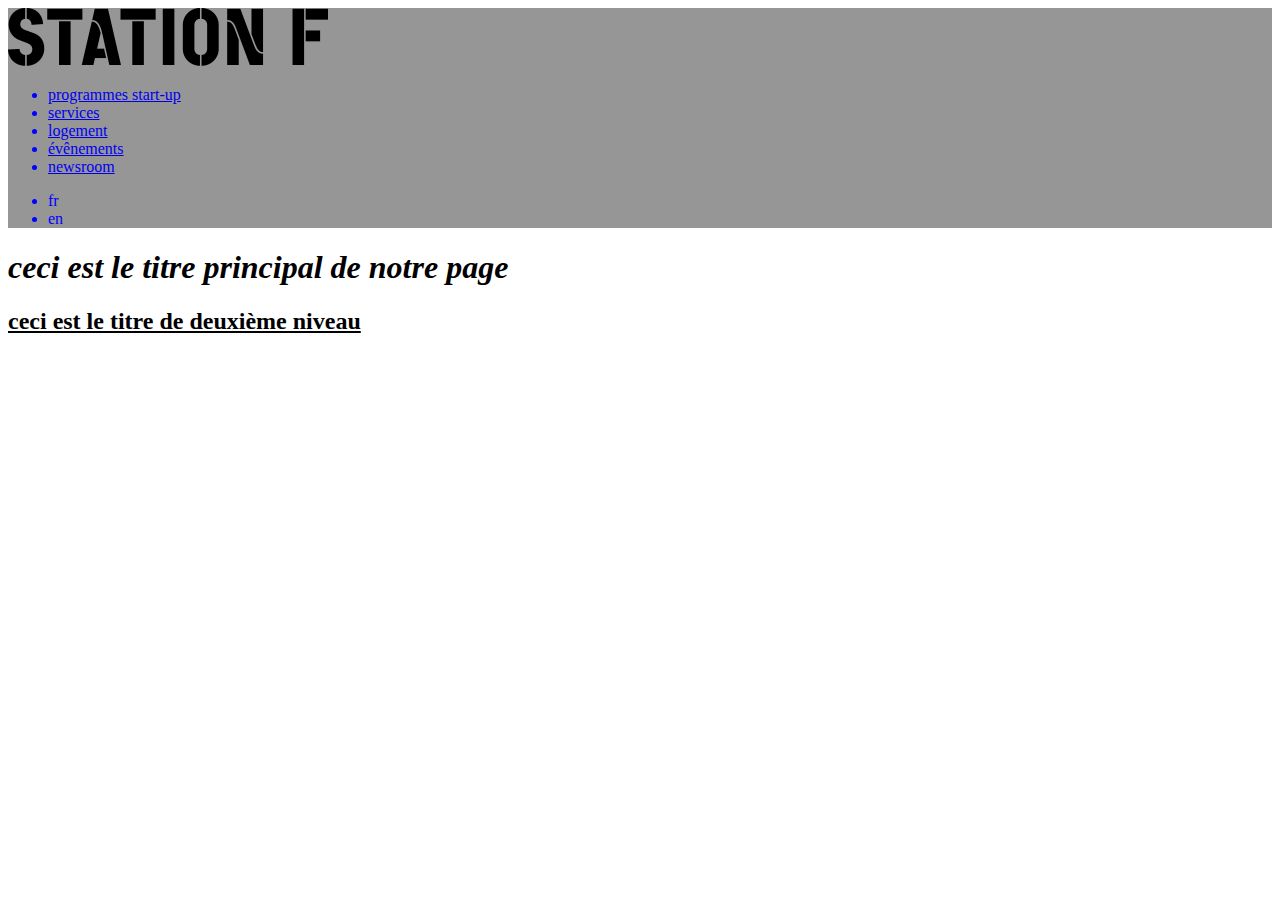
<file: stationf/theorie3/index.html>
<!DOCTYPE html>
<html lang="fr">
  <head>
    <title>recode StationF 🚀</title>
    <link rel="stylesheet" href="style.css" />
  </head>
  <body>
    <!-- le header est le menu de ma page -->
    <header>
      <img src="../assets/logo.png" alt="logo de StationF" />
      <nav>
        <ul>
          <li>
            <!-- target blank ouverture lien dans une nouvelle page -->
            <a href="https://www.google.fr" target="_blank"
              >programmes start-up</a
            >
          </li>
          <li><a href="https://www.google.fr" target="_blank">services</a></li>
          <li><a href="https://www.google.fr" target="_blank">logement</a></li>
          <li>
            <a href="https://www.google.fr" target="_blank">évênements</a>
          </li>
          <li><a href="https://www.google.fr" target="_blank">newsroom</a></li>
        </ul>
      </nav>
      <ul>
        <li>fr</li>
        <li>en</li>
      </ul>
    </header>
    <!-- le main est le contenu principal de la page -->
    <main>
      <h1 class="main-title">ceci est le titre principal de notre page</h1>
      <h2 id="secondary-title">ceci est le titre de deuxième niveau</h2>
    </main>
    <!-- le footer corespond au pied de page -->
    <footer></footer>
  </body>
</html>
</file>
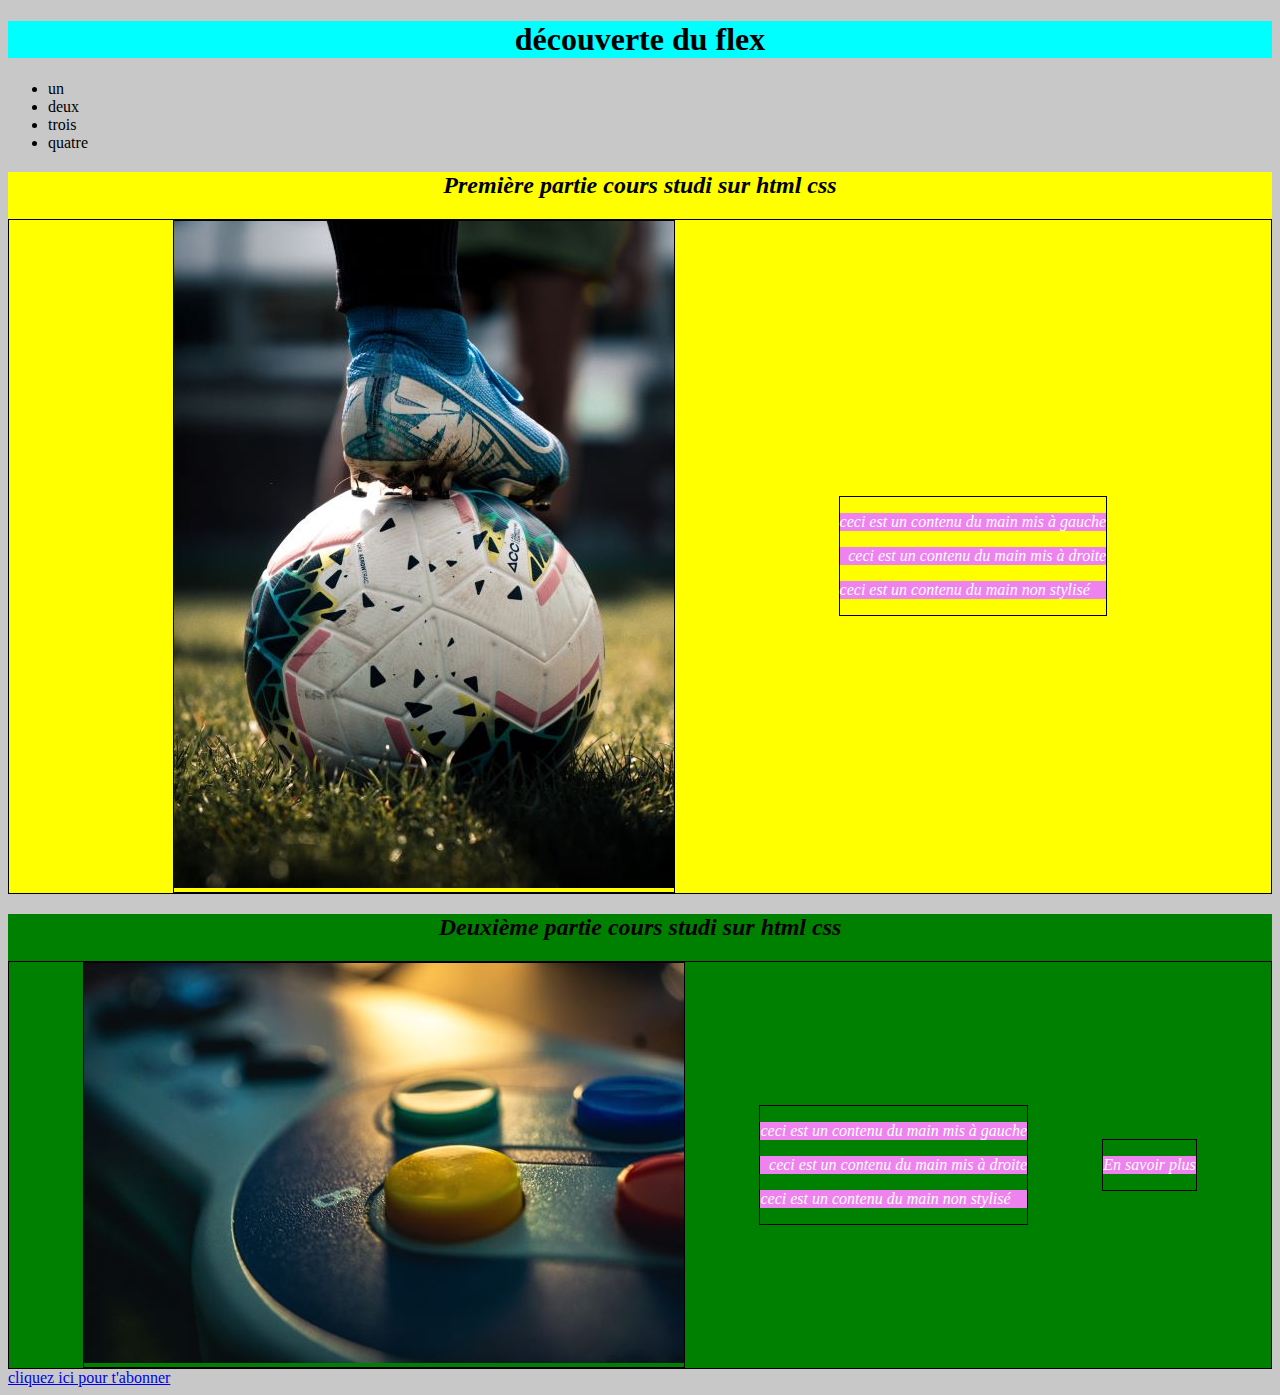
<file: stationf/theorie4/index.html>
<!DOCTYPE html>
<html lang="fr">
  <head>
    <title>découverte du flex 🐸</title>
    <link rel="stylesheet" href="style.css" />
  </head>
  <body>
    <header>
      <h1 class="center">découverte du flex</h1>
      <section>
        <nav>
          <ul>
            <li>un</li>
            <li>deux</li>
            <li>trois</li>
            <li>quatre</li>
          </ul>
        </nav>
      </section>
    </header>
    <main>
      <section class="first-part">
        <div class="title">
          <h2>Première partie cours studi sur html css</h2>
        </div>
        <div class="cover bloc">
          <div class="image bloc">
            <img src="../assets/foot.jpg" alt="image d'un bras de robot" />
          </div>
          <div class="text bloc">
            <p class="left">ceci est un contenu du main mis à gauche</p>
            <p class="right">ceci est un contenu du main mis à droite</p>
            <p>ceci est un contenu du main non stylisé</p>
          </div>
        </div>
      </section>
      <section class="second-part">
        <div class="title">
          <h2>Deuxième partie cours studi sur html css</h2>
        </div>
        <div class="cover bloc">
          <div class="image bloc">
            <img
              src="../assets/jeux videos.jpg"
              alt="image d'un bras de robot"
            />
          </div>
          <div class="text bloc">
            <p class="left">ceci est un contenu du main mis à gauche</p>
            <p class="right">ceci est un contenu du main mis à droite</p>
            <p>ceci est un contenu du main non stylisé</p>
          </div>
          <div class="button bloc">
            <p>En savoir plus</p>
          </div>
        </div>
      </section>
    </main>
    <footer>
      <nav>
        <a href="https://www.google.fr" target="_blank"
          >cliquez ici pour t'abonner</a
        >
      </nav>
    </footer>
  </body>
</html>
</file>
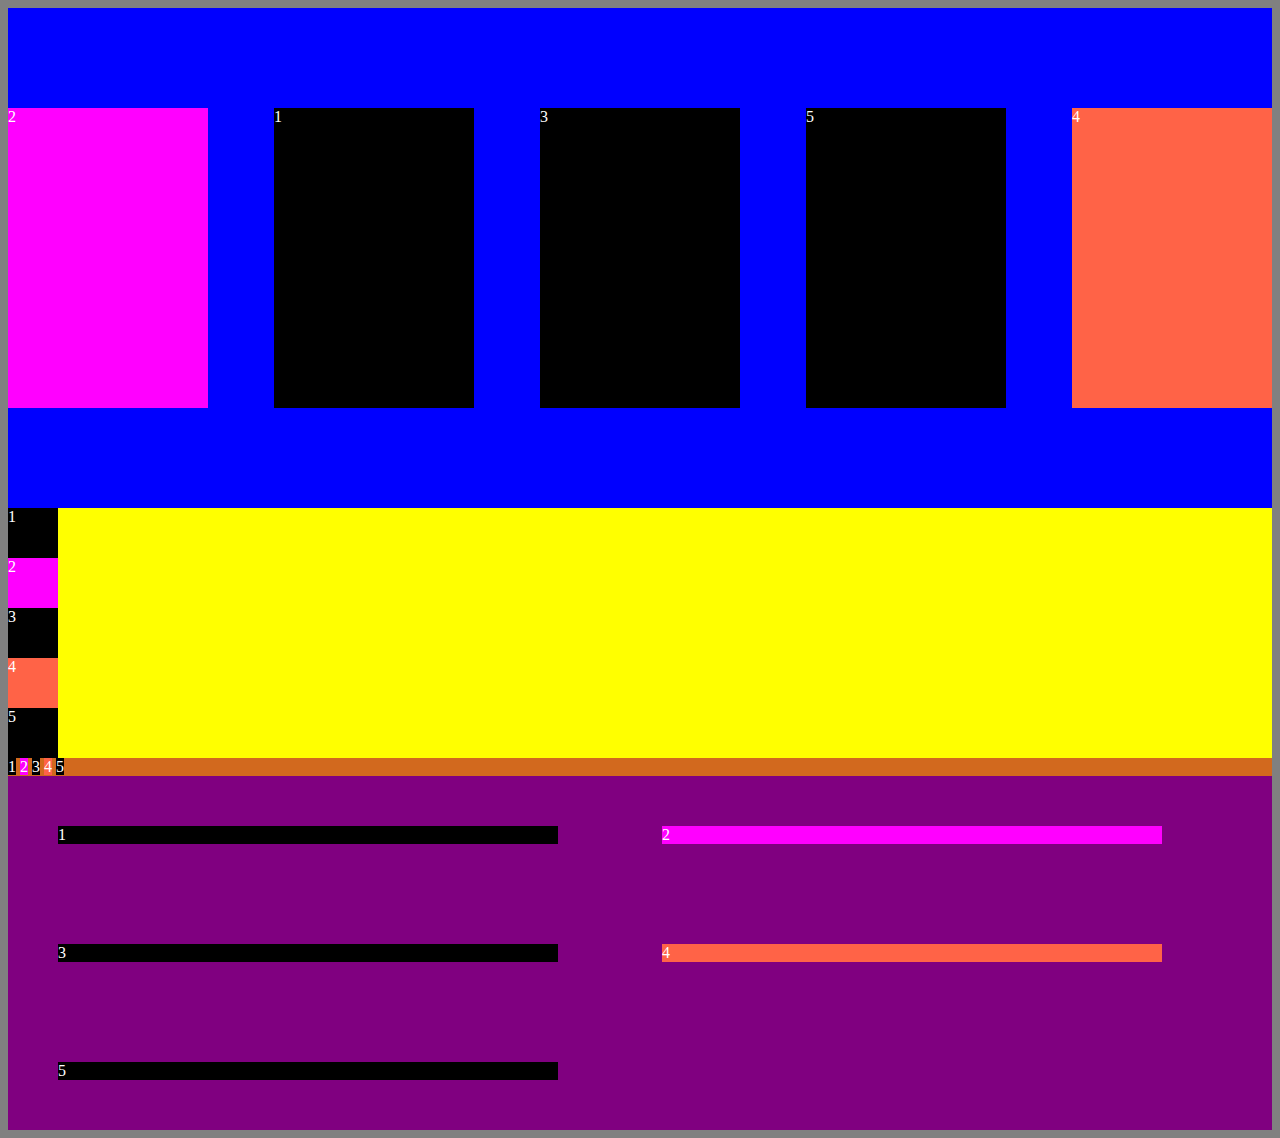
<file: stationf/theorie5/index.html>
<!DOCTYPE html>
<html lang="fr">
  <head>
    <title>découverte du flex 🐸</title>
    <link rel="stylesheet" href="style.css" />
  </head>
  <body>
    <div class="container">
      <div class="square">1</div>
      <div class="square two">2</div>
      <div class="square">3</div>
      <div class="square four">4</div>
      <div class="square">5</div>
    </div>
    <div class="second-container">
      <div class="block">1</div>
      <div class="block two">2</div>
      <div class="block">3</div>
      <div class="block four">4</div>
      <div class="block">5</div>
    </div>
    <div class="third-container">
      <div class="inline">1</div>
      <div class="inline two">2</div>
      <div class="inline">3</div>
      <div class="inline four">4</div>
      <div class="inline">5</div>
    </div>
    <div class="fourth-container">
      <div class="inline-block">1</div>
      <div class="inline-block two">2</div>
      <div class="inline-block">3</div>
      <div class="inline-block four">4</div>
      <div class="inline-block">5</div>
    </div>
  </body>
</html>
</file>
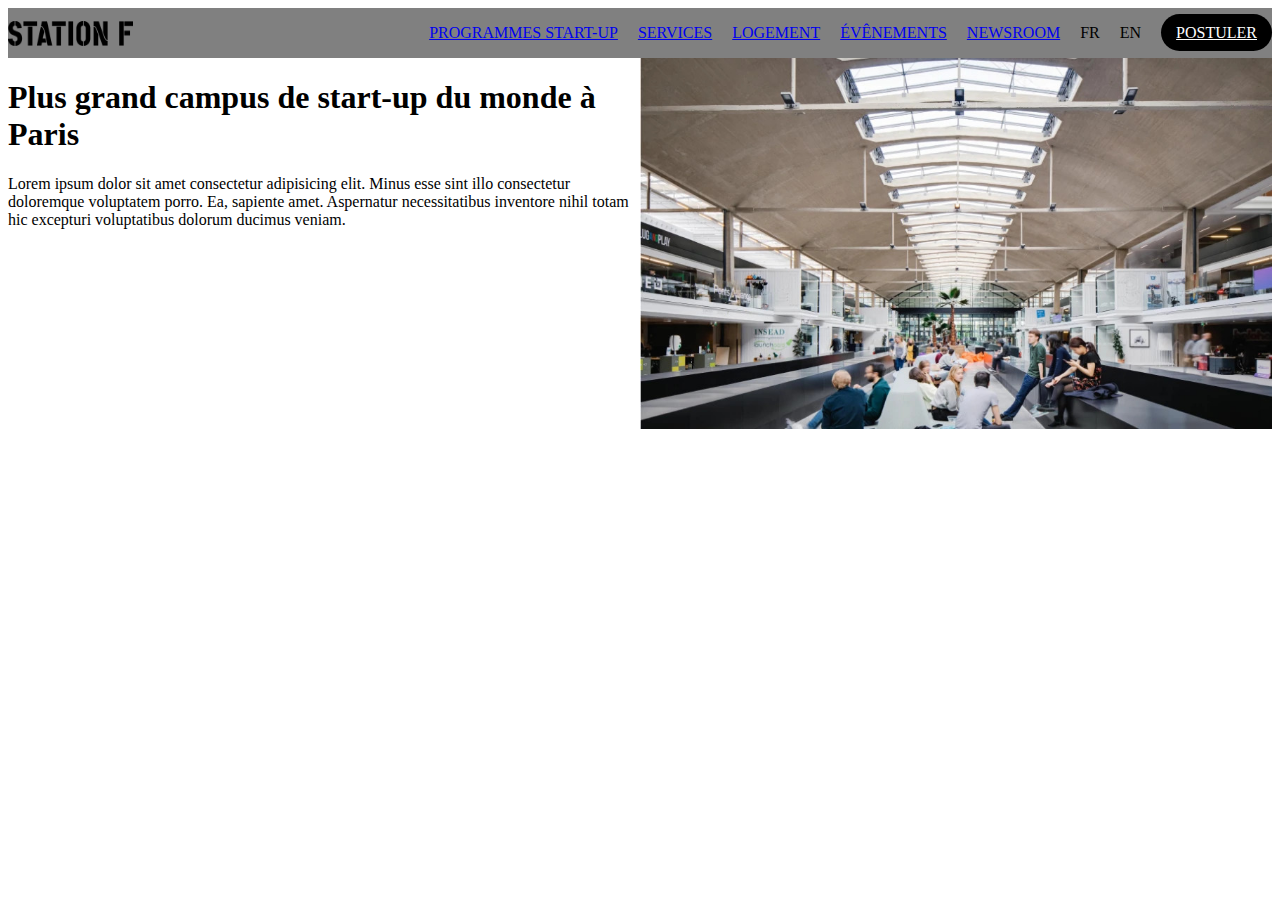
<file: stationf/theorie6/index.html>
<!DOCTYPE html>
<html lang="fr">
  <head>
    <meta charset="UTF-8" />
    <meta name="viewport" content="width=device-width, initial-scale=1.0" />
    <title>recode Station F 🚀</title>
    <link rel="stylesheet" href="style.css" />
  </head>
  <body>
    <header class="header">
      <img class="logo" src="../assets/logo.png" alt="logo de StationF" />
      <nav>
        <ul class="list-link">
          <li class="nav-link">
            <a href="https://www.google.fr" target="_blank"
              >programmes start-up</a
            >
          </li>
          <li class="nav-link">
            <a href="https://www.google.fr" target="_blank">services</a>
          </li>
          <li class="nav-link">
            <a href="https://www.google.fr" target="_blank">logement</a>
          </li>
          <li class="nav-link">
            <a href="https://www.google.fr" target="_blank">évênements</a>
          </li>
          <li class="nav-link">
            <a href="https://www.google.fr" target="_blank">newsroom</a>
          </li>
          <li class="nav-link">fr</li>
          <li class="nav-link">en</li>
          <li class="nav-link"><a href="" class="button">Postuler</a></li>
        </ul>
      </nav>
    </header>
    <main>
      <section class="cover">
        <div class="cover-text">
          <h1 class="title">Plus grand campus de start-up du monde à Paris</h1>
          <p>
            Lorem ipsum dolor sit amet consectetur adipisicing elit. Minus esse
            sint illo consectetur doloremque voluptatem porro. Ea, sapiente
            amet. Aspernatur necessitatibus inventore nihil totam hic excepturi
            voluptatibus dolorum ducimus veniam.
          </p>
          <a href=""
            ><img
              src="../assets/arrow-down-s-line.svg"
              alt="cliquez ici pour accéder à la section"
          /></a>
        </div>
        <img
          src="../assets/home.jpg"
          class="cover-image"
          alt="photographie des locaux de station f"
        />
      </section>
    </main>
    <footer></footer>
  </body>
</html>
</file>
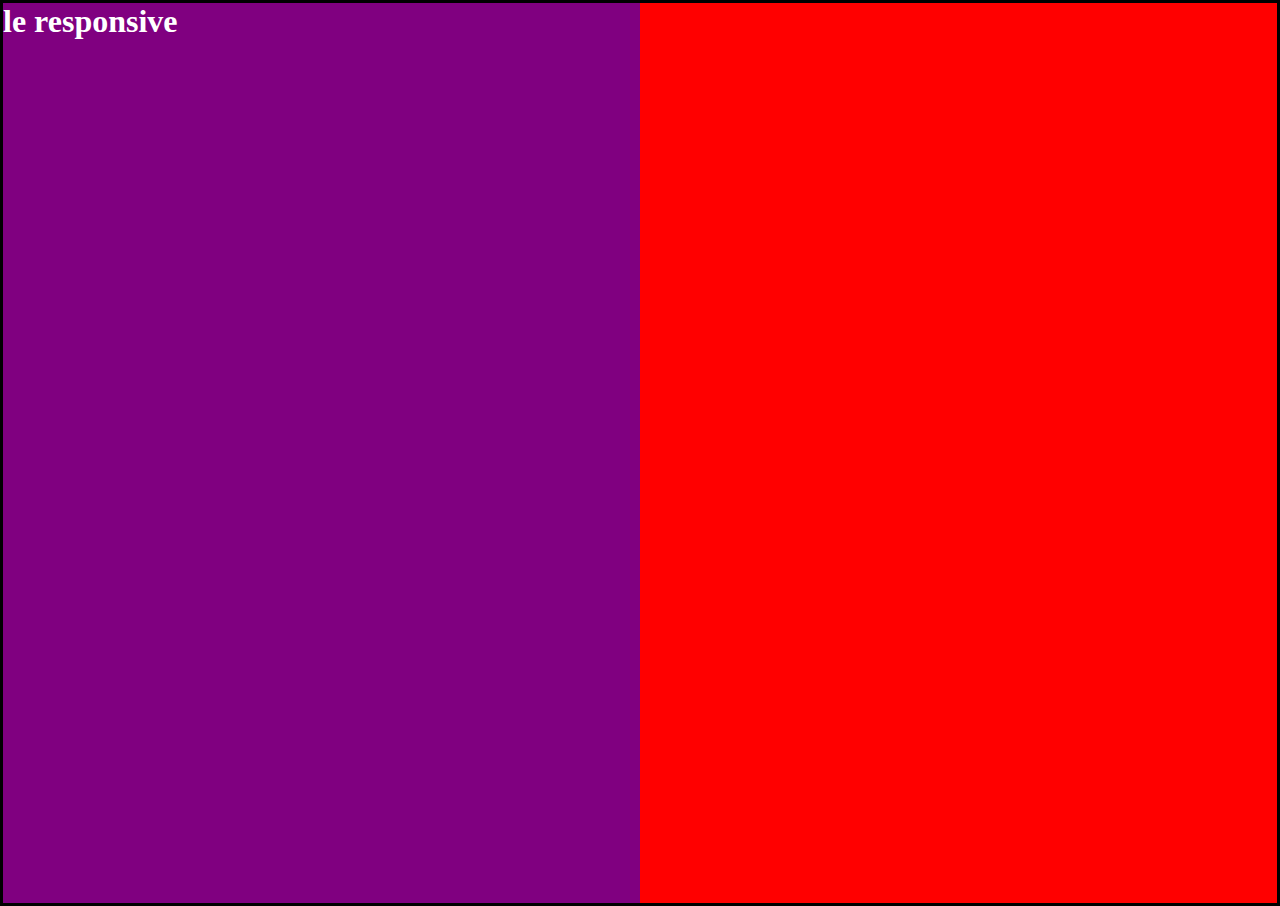
<file: stationf/theorie7/index.html>
<!DOCTYPE html>
<html lang="fr">
  <head>
    <meta charset="UTF-8" />
    <meta name="viewport" content="width=device-width, initial-scale=1.0" />
    <title>theorie 7 le responsive</title>
    <link rel="stylesheet" href="style.css" />
  </head>
  <body>
    <header></header>
    <main>
      <div class="container">
        <div class="left"><h1>le responsive</h1></div>
        <div class="right"></div>
      </div>
    </main>
    <footer></footer>
  </body>
</html>
</file>
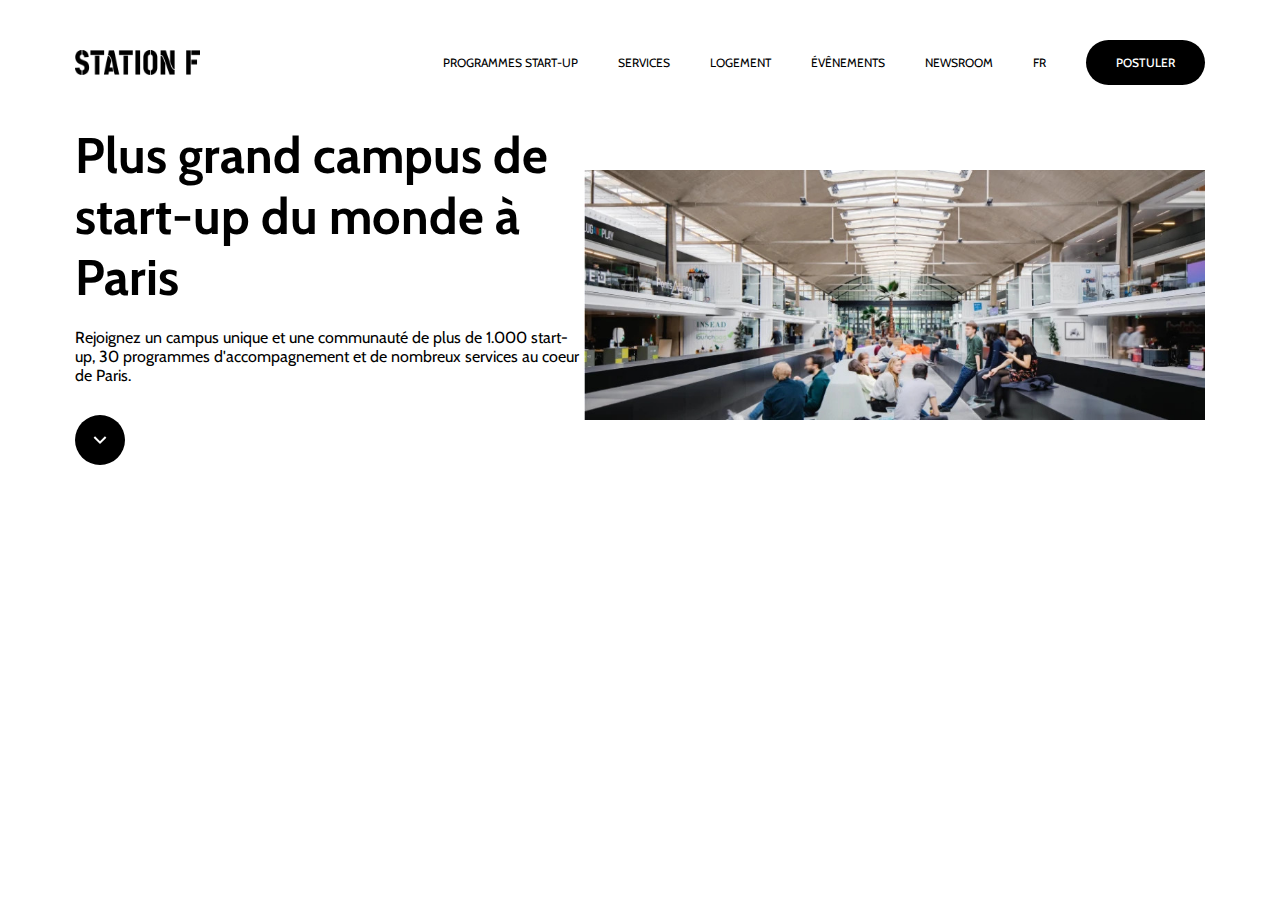
<file: stationf/theorie8/index.html>
<!DOCTYPE html>
<html lang="fr">
  <head>
    <meta charset="UTF-8" />
    <meta name="viewport" content="width=device-width, initial-scale=1.0" />
    <title>recode Station F 🚀</title>
    <link rel="stylesheet" href="style.css" />
    <link rel="preconnect" href="https://fonts.googleapis.com" />
    <link rel="preconnect" href="https://fonts.gstatic.com" crossorigin />
    <link
      href="https://fonts.googleapis.com/css2?family=Cabin:ital,wght@0,400;0,500;0,600;0,700;1,400;1,500;1,600;1,700&display=swap"
      rel="stylesheet"
    />
  </head>
  <body>
    <header class="header flux">
      <img class="logo" src="../assets/logo.png" alt="logo de StationF" />
      <nav>
        <ul class="list-link">
          <li class="nav-link">
            <a href="https://www.google.fr" target="_blank"
              >programmes start-up</a
            >
          </li>
          <li class="nav-link">
            <a href="https://www.google.fr" target="_blank">services</a>
          </li>
          <li class="nav-link">
            <a href="https://www.google.fr" target="_blank">logement</a>
          </li>
          <li class="nav-link">
            <a href="https://www.google.fr" target="_blank">évênements</a>
          </li>
          <li class="nav-link">
            <a href="https://www.google.fr" target="_blank">newsroom</a>
          </li>
          <li class="nav-link">fr</li>
          <li class="nav-link"><a href="" class="button">Postuler</a></li>
        </ul>
      </nav>
    </header>
    <main>
      <section class="cover flux">
        <div class="cover-text">
          <h1 class="cover-title">
            Plus grand campus de start-up du monde à Paris
          </h1>
          <p class="cover-introduction">
            Rejoignez un campus unique et une communauté de plus de 1.000
            start-up, 30 programmes d'accompagnement et de nombreux services au
            coeur de Paris.
          </p>
          <a href="" class="icon-scroll"
            ><img
              src="../assets/arrow-down-s-line.svg"
              alt="cliquez ici pour accéder à la section"
          /></a>
        </div>
        <img
          src="../assets/home.jpg"
          class="cover-image"
          alt="photographie des locaux de station f"
        />
      </section>
    </main>
    <footer></footer>
  </body>
</html>
</file>
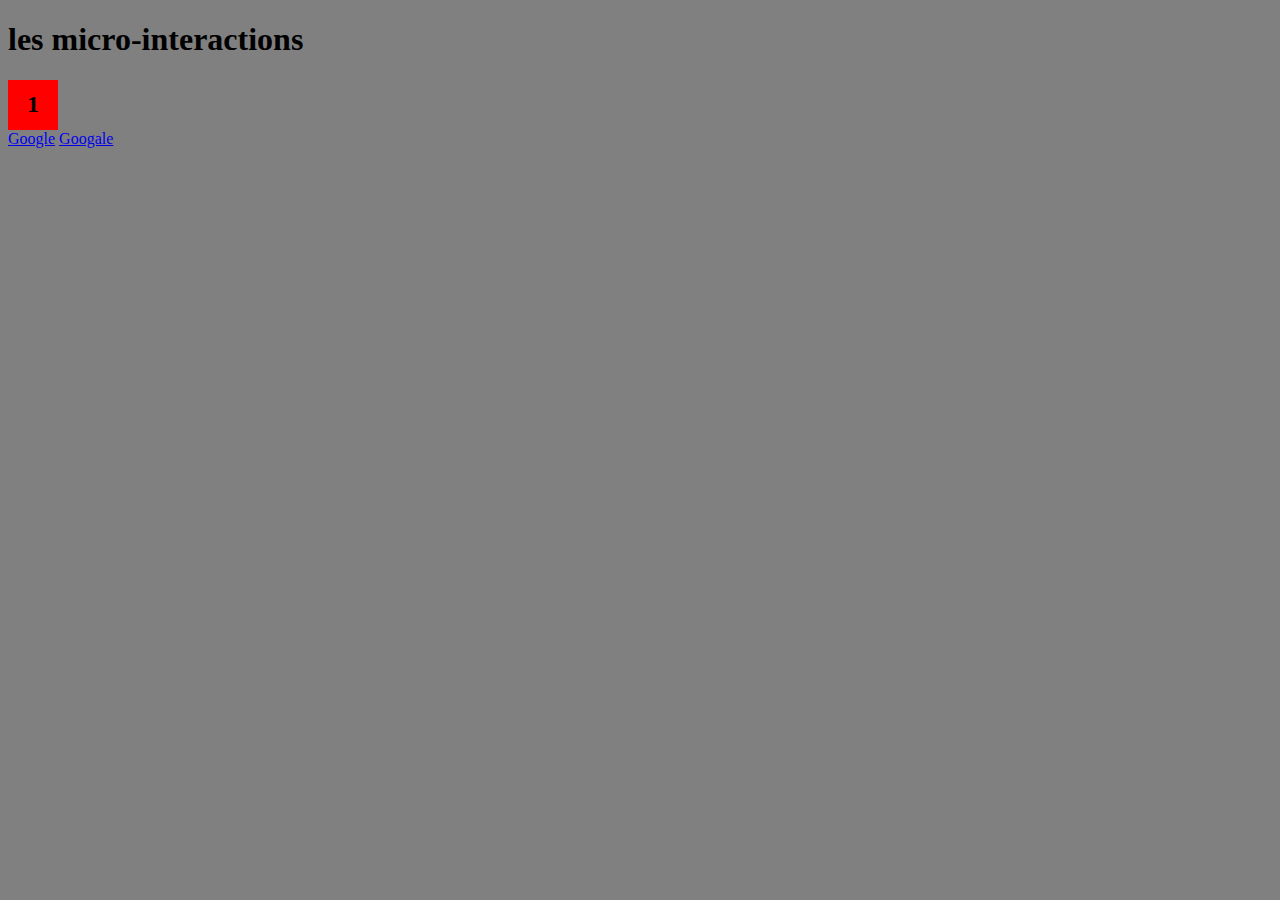
<file: stationf/theorie9/index.html>
<!DOCTYPE html>
<html lang="fr">
  <head>
    <meta charset="UTF-8" />
    <meta name="viewport" content="width=device-width, initial-scale=1.0" />
    <title>theorie9 animations</title>
    <link rel="stylesheet" href="style.css" />
  </head>
  <body>
    <h1>les micro-interactions</h1>
    <div class="square">
      <p class="number">1</p>
    </div>
    <a href="https://www.google.fr">Google</a>
    <a href="https://www.googale.fr">Googale</a>
  </body>
</html>
</file>
<file: stationf/theorie3/style.css>
/* pour les couleurs la norme rgb red green blue
pas de fichier css sans fichier html */
header {
  background-color: rgb(150, 150, 150);
}

ul,
ol {
  color: blue;
}
.main-title {
  font-style: italic;
}
#secondary-title {
  text-decoration: underline;
}
</file>
<file: stationf/theorie4/style.css>
body {
  background-color: rgb(200, 200, 200);
}
main {
  font-style: italic;
}
h1 {
  background-color: aqua;
}
p {
  background-color: violet;
  color: white;
}

.center {
  text-align: center;
}

.right {
  text-align: right;
}

.left {
  text-align: left;
}

.first-part {
  background-color: yellow;
}

.second-part {
  background-color: green;
}

.title {
  text-align: center;
}

.cover {
  display: flex;
  align-items: center;
  flex-direction: row;
  justify-content: space-evenly;
}

.bloc {
  border: solid 1px black;
}
</file>
<file: stationf/theorie5/style.css>
body {
  background-color: grey;
}

.container {
  background-color: blue;
  height: 500px;
  display: flex;
  /* met tout sur une ligne row ou une colonne en adaptant la taille pour que tout tienne sur une ligne ou colonne */
  flex-direction: row;
  /* pour gérer la direction du contenu par defaut en row sinon column */
  flex-wrap: wrap;
  /* pour que le logiciel adapte le contenu à la taille de l'écran avec si besoin création d'une nouvelle ligne ou une nouvelle colonne */
  gap: 50px;
  /* gap permet de gérer l'espacement entre les boites */
  justify-content: space-between;
  /* permet de décider du comportement du contenu de la boite sur le plan horizontal */
  align-items: center;
  /* permet de décider du comportement du contenu de la boite sur le plan vertical
  si on met stretch cela va étirer les blocs pour qu'ils prennent toute la hauteur du container */
}

.square {
  width: 200px;
  height: 300px;
  background-color: black;
  color: white;
}

.second-container {
  background-color: yellow;
}

.block {
  background-color: black;
  color: white;
  display: block;
  height: 50px;
  width: 50px;
}

.third-container {
  background-color: chocolate;
}

.inline {
  /* par défaut les textes et balises a sont en inline */
  /* dans le display inline l'élément se base par rapport à son texte et ne peut etr stylisé par un margin ou padding ou une width */
  background-color: black;
  color: white;
  display: inline;
  /* width: 500px; ça n'aura aucun effet */
}
.fourth-container {
  background-color: purple;
}

.inline-block {
  /* les images sont par défaut en inline-block */
  background-color: black;
  color: white;
  display: inline-block;
  margin: 50px;
  width: 500px;
  /* alternative entre block et inline block possède la propriété en ligne mais avec les options block telles que width ou margin*/
}
.two {
  background-color: magenta;
  order: -1;
}

.four {
  order: 2;
  /* order permet de positionner un élément à un endroit précis en général tous les éléments ont le même order 0 ou 1 donc sur on veut le mettre avanrt on met -1 et si on veut le mattre à la fin on met un chiffre >= à 2 */
  background-color: tomato;
}
</file>
<file: stationf/theorie6/style.css>
/* HEADER */
.header {
  align-items: center;
  background-color: grey;
  display: flex;
  justify-content: space-between;
}

.logo {
  height: 25px;
  width: 125px;
}

.list-link {
  display: flex;
  column-gap: 20px;
  list-style: none;
}

.nav-link {
  text-transform: uppercase;
}

.button {
  background-color: black;
  border-radius: 20px;
  color: white;
  padding: 10px 15px;
}

/* COVER */
.cover {
  display: flex;
}

.cover-image {
  flex-shrink: 0;
  /* flex-shrink permet de dire que si il y a modification de la taille d'écran je veux que mon image ne fasse pas moin de 50% */
  width: 50%;
}
</file>
<file: stationf/theorie9/style.css>
body {
  background-color: grey;
}

.square {
  align-items: center;
  background-color: red;
  display: flex;
  height: 50px;
  justify-content: center;
  width: 50px;
  /* pour gérer les animations */
  transition: all 2s;
}

.square:hover {
  background-color: yellow;
  height: 100px;
  width: 100px;
  transform: rotate(180deg);
  color: white;
}

.square p:hover {
  opacity: 0;
}

.number {
  font-size: 24px;
  font-weight: bold;
  transition: opacity 2s linear;
}
</file>
<file: stationf/theorie7/style.css>
/* en debut de stylisation on peut faire un reset pour supprimer les parametres de stylisation par défaut* { */
* {
  margin: 0;
  padding: 0;
  box-sizing: border-box;
}

body {
  background-color: grey;
}

.container {
  border: 3px solid black;
  display: flex;
  /* par défaut quand on est en display flex les éléments sont en align items stretch */
  width: 100%;
}

.left {
  background-color: blue;
  width: 50%;
}

.right {
  background-color: red;
  height: 100vh;
  /* l'unité px est une unité fixe
  l'unité % adapte sa taille à celle de son parent
  l'unité vh et vw (viewport height et width corespond au pourcentage par rapport à la taille de l'écran */
  width: 50%;
}

/* pour faire du responsive on utilise ce qu'on appelle les medias queries */
@media (max-width: 1000px) {
  .right {
    background-color: green;
  }
}

@media (min-width: 500px) and (orientation: landscape) {
  .left {
    background-color: purple;
    color: white;
  }
}

@media (max-width: 500px) {
  .container {
    flex-direction: column;
    height: 100vh;
  }

  .left,
  .right {
    width: 100%;
  }
}
</file>
<file: stationf/theorie8/style.css>
/* reset on réinitialise les styles par défaut du navigateur */
* {
  margin: 0;
  padding: 0;
}

a {
  color: inherit;
  text-decoration: none;
}

ul,
ol {
  list-style: none;
}

/* Style global */
* {
  font-family: "Cabin", sans-serif;
}

.flux {
  margin-left: 75px;
  margin-right: 75px;
}
@media (max-width: 640px) {
  .flux {
    margin-left: 15px;
    margin-right: 15px;
  }
}

/* HEADER */
.header {
  align-items: center;
  display: flex;
  justify-content: space-between;
  margin-top: 50px;
  margin-bottom: 50px;
}

.logo {
  height: 25px;
  width: 125px;
}

.list-link {
  display: flex;
  column-gap: 40px;
}
@media (max-width: 640px) {
  .list-link {
    flex-direction: column;
    row-gap: 20px;
  }
}

.nav-link {
  font-size: 12px;
  text-transform: uppercase;
}

.button {
  background-color: black;
  border-radius: 30px;
  color: white;
  font-weight: 500;
  padding: 15px 30px;
}

/* COVER */
.cover {
  display: flex;
  align-items: center;
}
@media (max-width: 640px) {
  .cover {
    flex-direction: column;
  }
}

.cover-title {
  font-size: 50px;
  margin-bottom: 20px;
}

.cover-introduction {
  margin-bottom: 30px;
}

.cover-image {
  flex-shrink: 0;
  /* flex-shrink permet de dire que si il y a modification de la taille d'écran je veux que mon image ne fasse pas moin de 50% */
  height: 250px;
  object-fit: cover;
  /* cover permet de positionner une image pour qu'elle remplisse la boite quitte à la déformer à l'inverse de contain qui étire au maximum l'image en respectant ses proportitions */
  object-position: bottom;
  /* décide quelle partie de l'image doit être préférentiellement visible */
  width: 55%;
}

.icon-scroll {
  align-items: center;
  background-color: black;
  border-radius: 100%;
  display: flex;
  height: 50px;
  justify-content: center;
  width: 50px;
}
</file>
